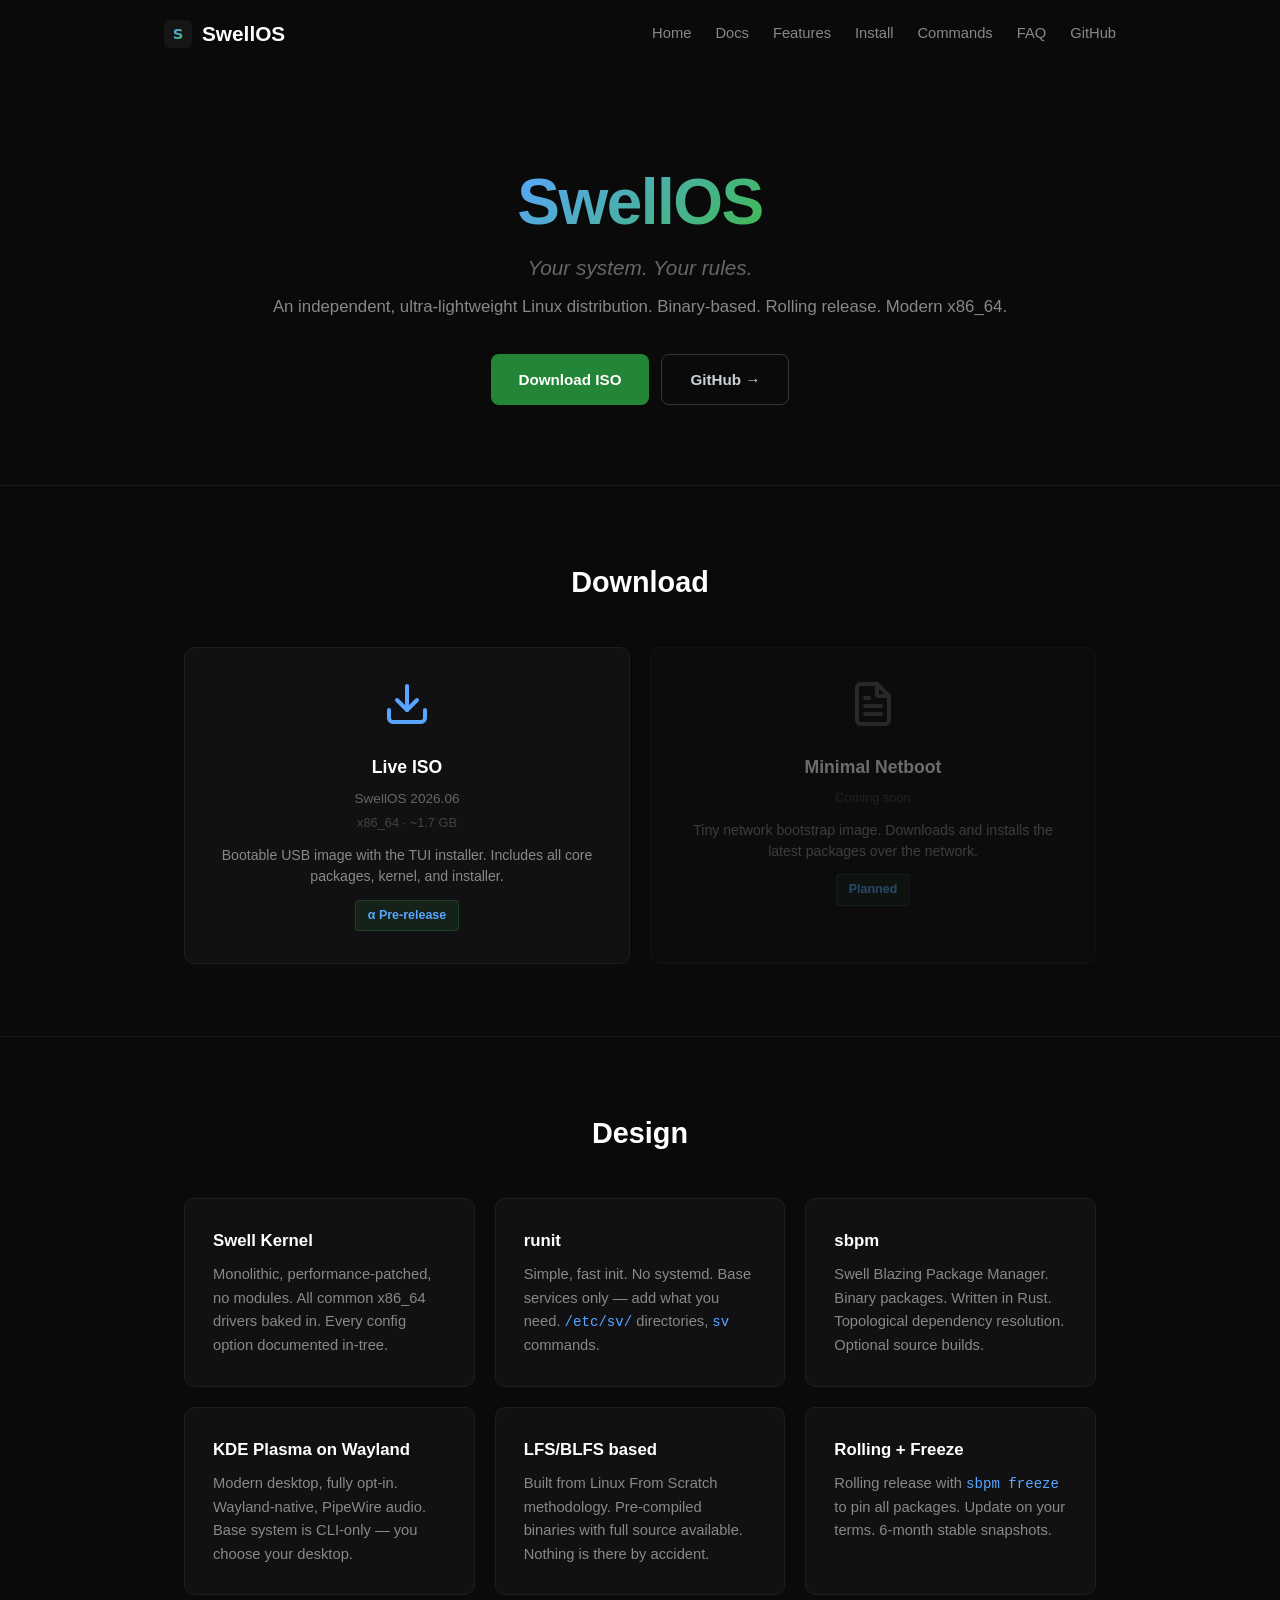
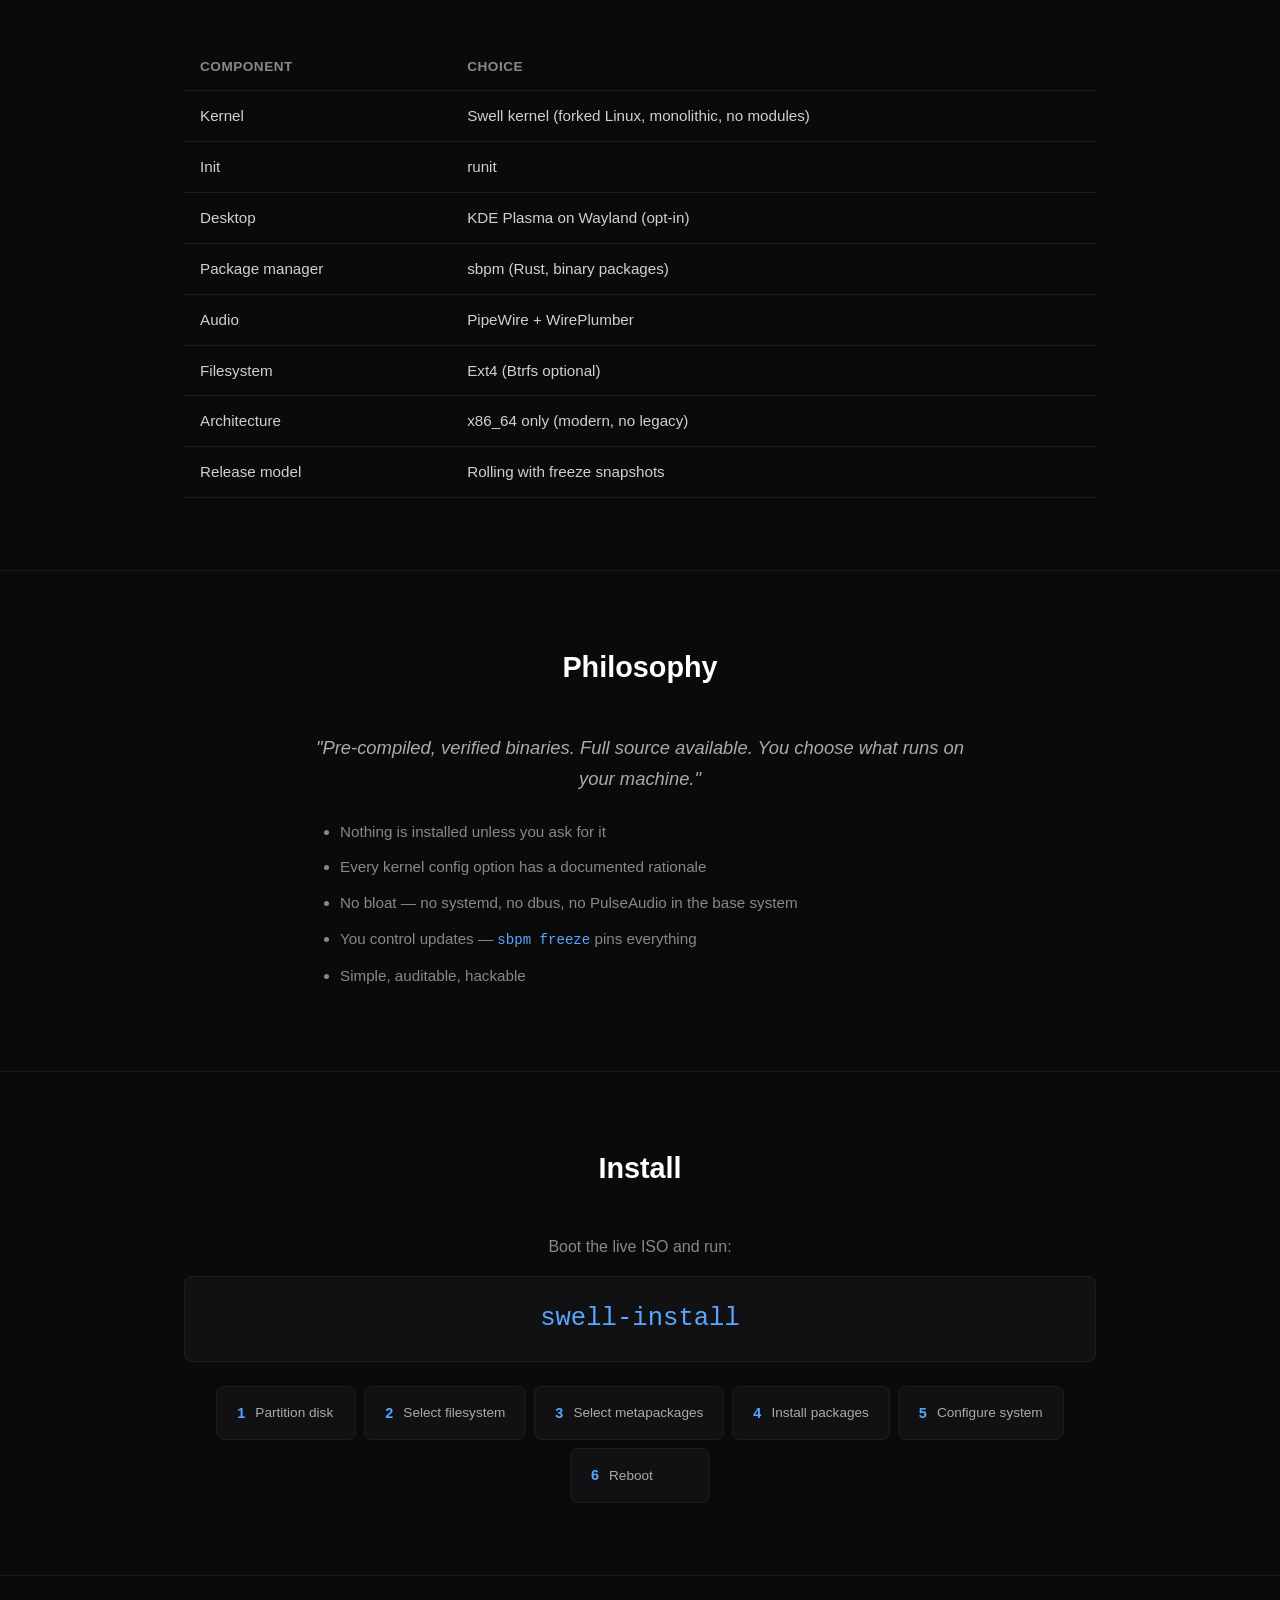
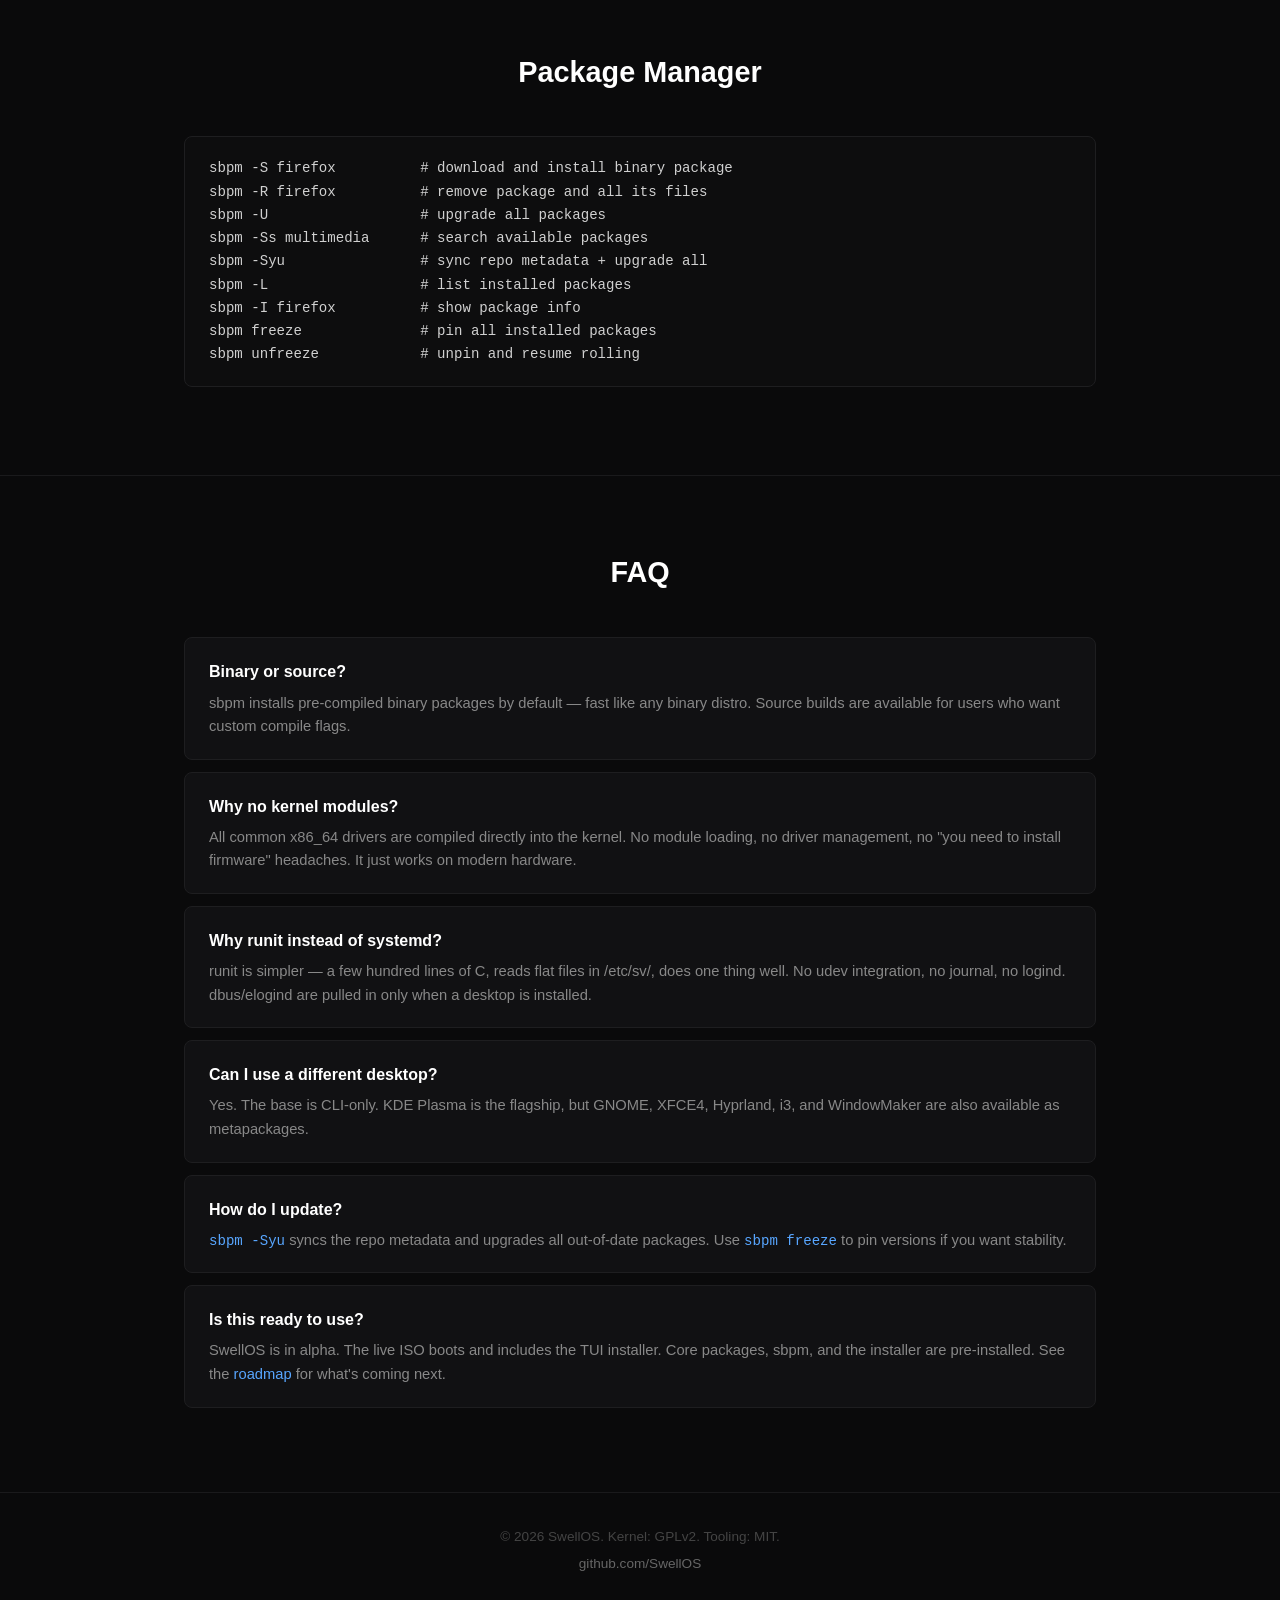
<file: index.html>
<!DOCTYPE html>
<html lang="en">
<head>
<meta charset="UTF-8">
<meta name="viewport" content="width=device-width, initial-scale=1.0">
<title>SwellOS — Your system. Your rules.</title>
<link rel="icon" type="image/svg+xml" href="icon.svg">
<link rel="stylesheet" href="style.css">
</head>
<body>

<nav>
  <a href="index.html" class="logo">
    <img src="icon.svg" alt=""> SwellOS
  </a>
  <div class="links">
     <a href="index.html">Home</a>
     <a href="docs.html">Docs</a>
     <a href="#features">Features</a>
     <a href="#install">Install</a>
     <a href="#commands">Commands</a>
     <a href="#faq">FAQ</a>
     <a href="https://github.com/SwellOS">GitHub</a>
  </div>
</nav>

<div class="hero">
  <div class="container">
    <h1><span>SwellOS</span></h1>
    <p class="tagline">Your system. Your rules.</p>
    <p class="sub">An independent, ultra-lightweight Linux distribution. Binary-based. Rolling release. Modern x86_64.</p>
     <div class="buttons">
       <a href="https://github.com/SwellOS/swellos/releases" class="btn btn-primary">Download ISO</a>
       <a href="https://github.com/SwellOS" class="btn btn-outline">GitHub &rarr;</a>
     </div>
  </div>
</div>

<section id="download" class="download">
  <div class="container">
    <h2>Download</h2>
    <div class="download-cards">
      <a href="https://github.com/SwellOS/swellos/releases" class="download-card">
        <div class="dl-icon">
          <svg width="48" height="48" viewBox="0 0 24 24" fill="none" stroke="#58a6ff" stroke-width="2" stroke-linecap="round" stroke-linejoin="round"><path d="M21 15v4a2 2 0 0 1-2 2H5a2 2 0 0 1-2-2v-4"/><polyline points="7 10 12 15 17 10"/><line x1="12" y1="15" x2="12" y2="3"/></svg>
        </div>
        <h3>Live ISO</h3>
        <p class="dl-version">SwellOS 2026.06</p>
        <p class="dl-meta">x86_64 &middot; ~1.7 GB</p>
        <p class="dl-desc">Bootable USB image with the TUI installer. Includes all core packages, kernel, and installer.</p>
        <span class="dl-tag">α Pre-release</span>
      </a>
      <div class="download-card" style="opacity:0.4;pointer-events:none">
        <div class="dl-icon">
          <svg width="48" height="48" viewBox="0 0 24 24" fill="none" stroke="#555" stroke-width="2" stroke-linecap="round" stroke-linejoin="round"><path d="M14 2H6a2 2 0 0 0-2 2v16a2 2 0 0 0 2 2h12a2 2 0 0 0 2-2V8z"/><polyline points="14 2 14 8 20 8"/><line x1="16" y1="13" x2="8" y2="13"/><line x1="16" y1="17" x2="8" y2="17"/><polyline points="10 9 9 9 8 9"/></svg>
        </div>
        <h3>Minimal Netboot</h3>
        <p class="dl-meta">Coming soon</p>
        <p class="dl-desc">Tiny network bootstrap image. Downloads and installs the latest packages over the network.</p>
        <span class="dl-tag">Planned</span>
      </div>
    </div>
  </div>
</section>

<section id="features" class="features">
  <div class="container">
    <h2>Design</h2>
    <div class="grid">
      <div class="card">
        <h3>Swell Kernel</h3>
        <p>Monolithic, performance-patched, no modules. All common x86_64 drivers baked in. Every config option documented in-tree.</p>
      </div>
      <div class="card">
        <h3>runit</h3>
        <p>Simple, fast init. No systemd. Base services only — add what you need. <code>/etc/sv/</code> directories, <code>sv</code> commands.</p>
      </div>
      <div class="card">
        <h3>sbpm</h3>
        <p>Swell Blazing Package Manager. Binary packages. Written in Rust. Topological dependency resolution. Optional source builds.</p>
      </div>
      <div class="card">
        <h3>KDE Plasma on Wayland</h3>
        <p>Modern desktop, fully opt-in. Wayland-native, PipeWire audio. Base system is CLI-only — you choose your desktop.</p>
      </div>
      <div class="card">
        <h3>LFS/BLFS based</h3>
        <p>Built from Linux From Scratch methodology. Pre-compiled binaries with full source available. Nothing is there by accident.</p>
      </div>
      <div class="card">
        <h3>Rolling + Freeze</h3>
        <p>Rolling release with <code>sbpm freeze</code> to pin all packages. Update on your terms. 6-month stable snapshots.</p>
      </div>
    </div>

    <table class="design-table" style="margin-top:48px">
      <tr><th>Component</th><th>Choice</th></tr>
      <tr><td>Kernel</td><td>Swell kernel (forked Linux, monolithic, no modules)</td></tr>
      <tr><td>Init</td><td>runit</td></tr>
      <tr><td>Desktop</td><td>KDE Plasma on Wayland (opt-in)</td></tr>
      <tr><td>Package manager</td>      <td>sbpm (Rust, binary packages)</td></tr>
      <tr><td>Audio</td><td>PipeWire + WirePlumber</td></tr>
      <tr><td>Filesystem</td><td>Ext4 (Btrfs optional)</td></tr>
      <tr><td>Architecture</td><td>x86_64 only (modern, no legacy)</td></tr>
      <tr><td>Release model</td><td>Rolling with freeze snapshots</td></tr>
    </table>
  </div>
</section>

<section id="philosophy" class="phil">
  <div class="container">
    <h2>Philosophy</h2>
    <p class="quote">"Pre-compiled, verified binaries. Full source available. You choose what runs on your machine."</p>
    <ul class="points">
      <li>Nothing is installed unless you ask for it</li>
      <li>Every kernel config option has a documented rationale</li>
      <li>No bloat — no systemd, no dbus, no PulseAudio in the base system</li>
      <li>You control updates — <code>sbpm freeze</code> pins everything</li>
      <li>Simple, auditable, hackable</li>
    </ul>
  </div>
</section>

<section id="install" class="how-to">
  <div class="container">
    <h2>Install</h2>
    <p style="color:#888;text-align:center;margin-bottom:8px">Boot the live ISO and run:</p>
    <code class="big">swell-install</code>
    <div class="flow-steps">
      <div class="flow-step"><span class="num">1</span><span class="text">Partition disk</span></div>
      <div class="flow-step"><span class="num">2</span><span class="text">Select filesystem</span></div>
      <div class="flow-step"><span class="num">3</span><span class="text">Select metapackages</span></div>
      <div class="flow-step"><span class="num">4</span><span class="text">Install packages</span></div>
      <div class="flow-step"><span class="num">5</span><span class="text">Configure system</span></div>
      <div class="flow-step"><span class="num">6</span><span class="text">Reboot</span></div>
    </div>
  </div>
</section>

<section id="commands" class="commands">
  <div class="container">
    <h2>Package Manager</h2>
    <pre><code>sbpm -S firefox          # download and install binary package
sbpm -R firefox          # remove package and all its files
sbpm -U                  # upgrade all packages
sbpm -Ss multimedia      # search available packages
sbpm -Syu                # sync repo metadata + upgrade all
sbpm -L                  # list installed packages
sbpm -I firefox          # show package info
sbpm freeze              # pin all installed packages
sbpm unfreeze            # unpin and resume rolling</code></pre>
  </div>
</section>

<section id="faq" class="faq">
  <div class="container">
    <h2>FAQ</h2>
    <div class="q">
      <h3>Binary or source?</h3>
      <p>sbpm installs pre-compiled binary packages by default — fast like any binary distro. Source builds are available for users who want custom compile flags.</p>
    </div>
    <div class="q">
      <h3>Why no kernel modules?</h3>
      <p>All common x86_64 drivers are compiled directly into the kernel. No module loading, no driver management, no "you need to install firmware" headaches. It just works on modern hardware.</p>
    </div>
    <div class="q">
      <h3>Why runit instead of systemd?</h3>
      <p>runit is simpler — a few hundred lines of C, reads flat files in /etc/sv/, does one thing well. No udev integration, no journal, no logind. dbus/elogind are pulled in only when a desktop is installed.</p>
    </div>
    <div class="q">
      <h3>Can I use a different desktop?</h3>
      <p>Yes. The base is CLI-only. KDE Plasma is the flagship, but GNOME, XFCE4, Hyprland, i3, and WindowMaker are also available as metapackages.</p>
    </div>
    <div class="q">
      <h3>How do I update?</h3>
      <p><code>sbpm -Syu</code> syncs the repo metadata and upgrades all out-of-date packages. Use <code>sbpm freeze</code> to pin versions if you want stability.</p>
    </div>
    <div class="q">
      <h3>Is this ready to use?</h3>
      <p>SwellOS is in alpha. The live ISO boots and includes the TUI installer. Core packages, sbpm, and the installer are pre-installed. See the <a href="https://github.com/SwellOS/swellos/blob/main/ROADMAP.md">roadmap</a> for what's coming next.</p>
    </div>
  </div>
</section>

<footer>
  <p>&copy; 2026 SwellOS. Kernel: GPLv2. Tooling: MIT.</p>
  <p><a href="https://github.com/SwellOS">github.com/SwellOS</a></p>
</footer>

</body>
</html>
</file>
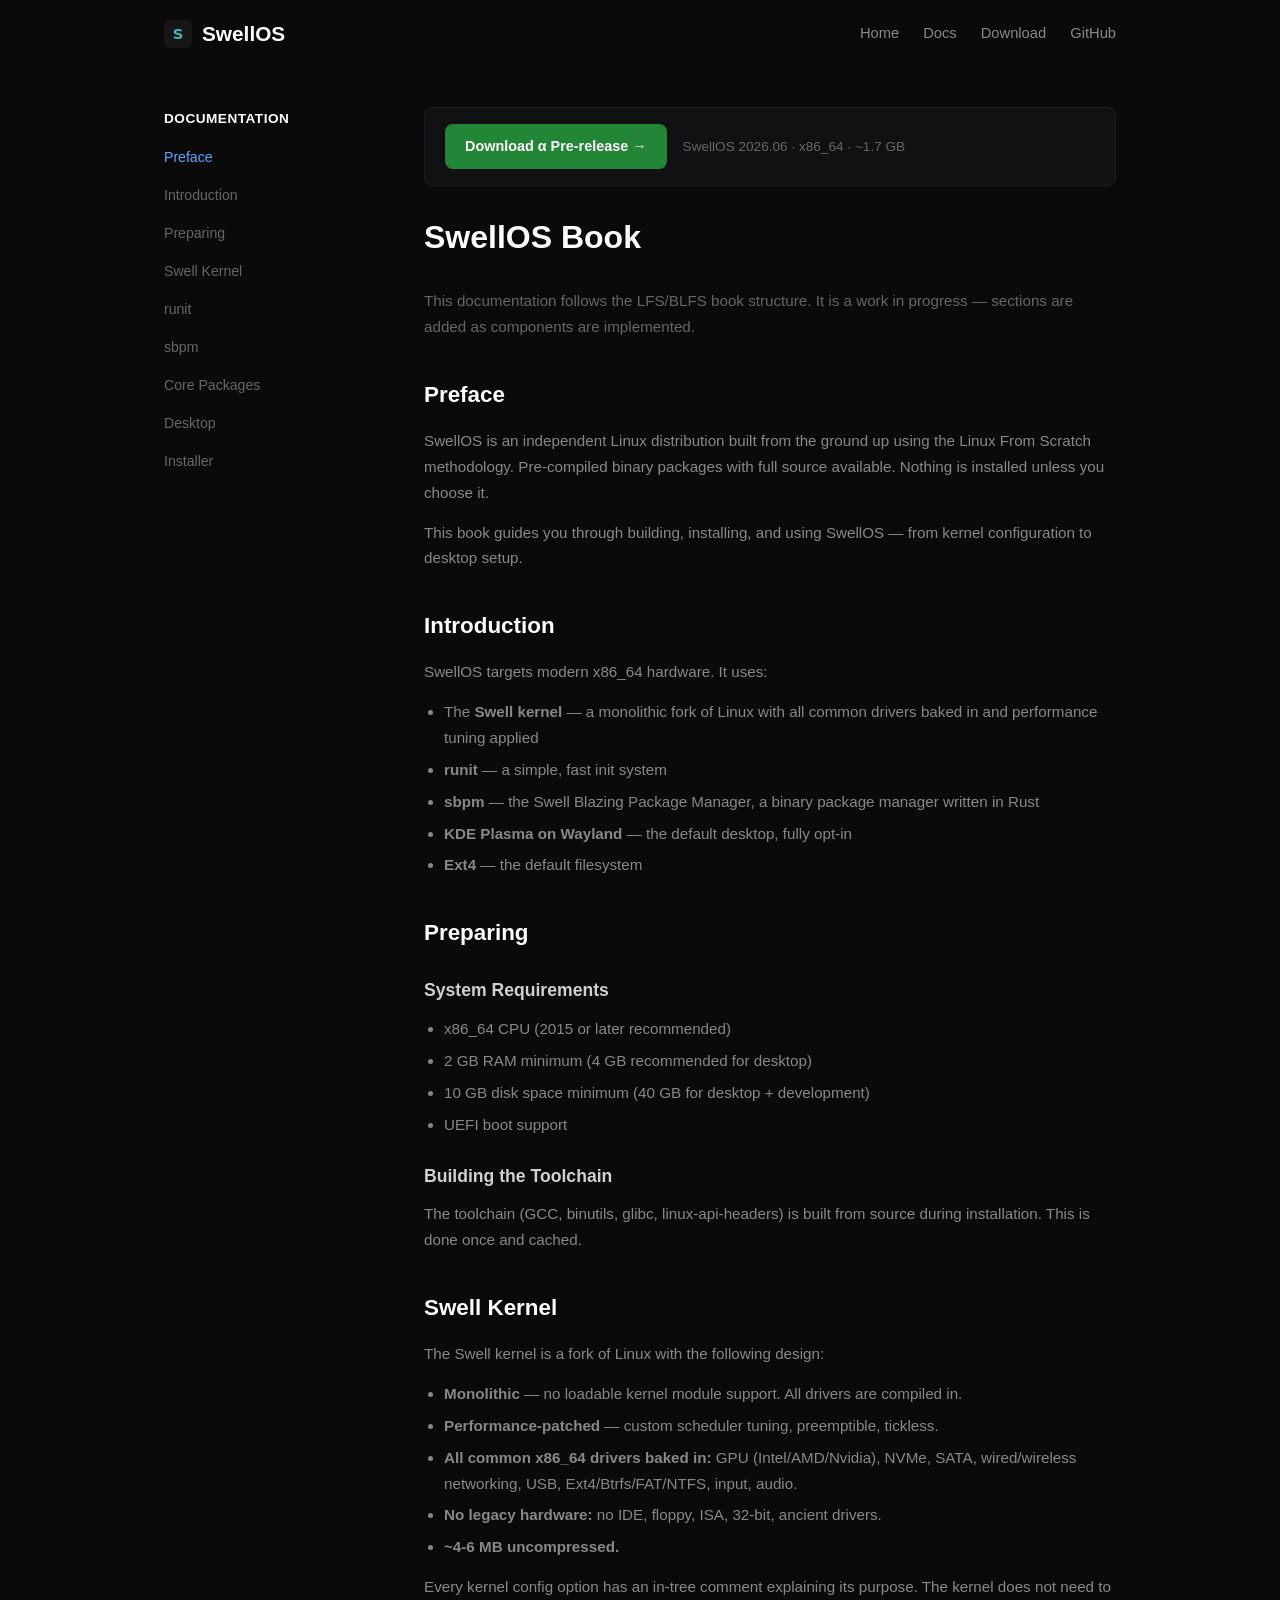
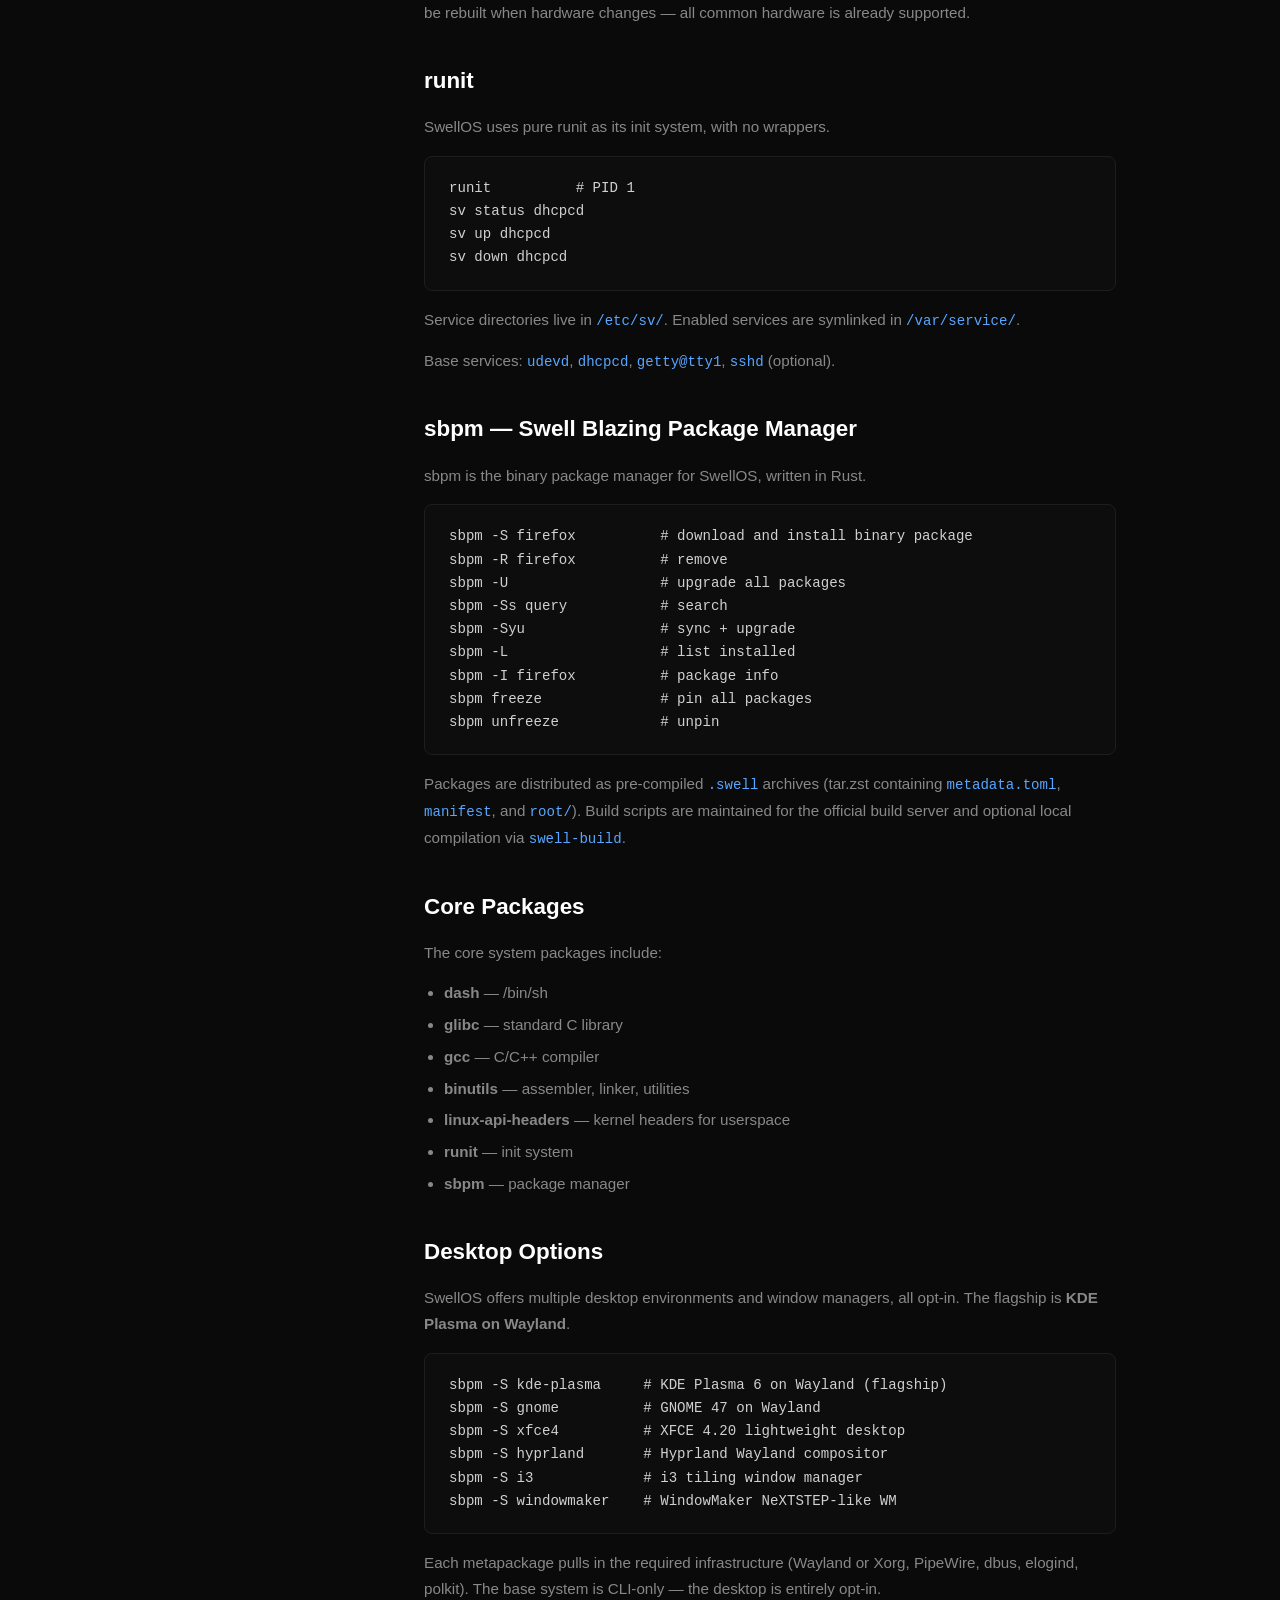
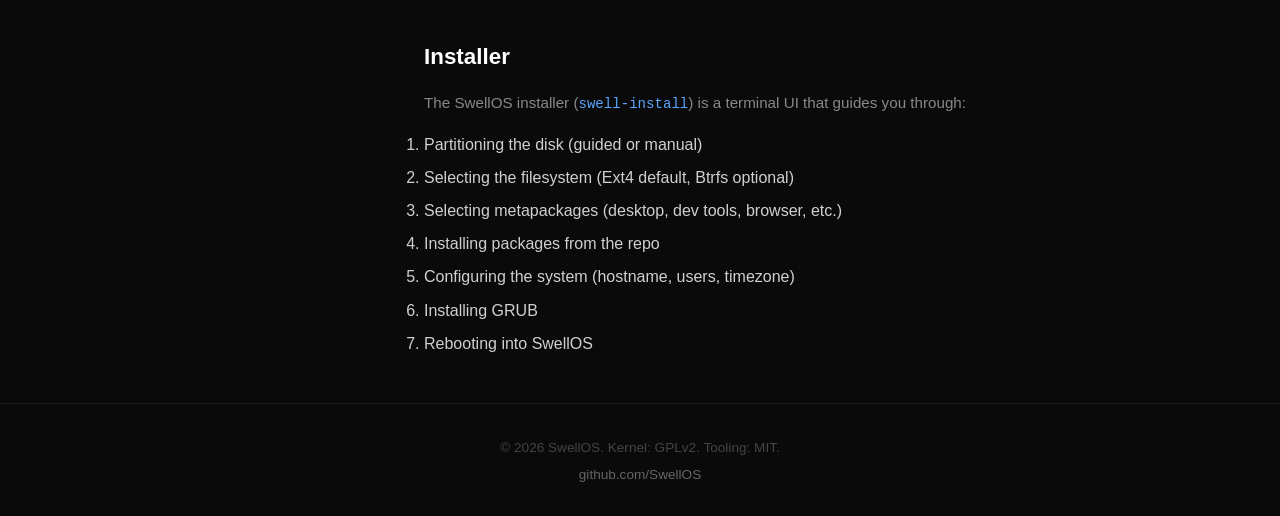
<file: docs.html>
<!DOCTYPE html>
<html lang="en">
<head>
<meta charset="UTF-8">
<meta name="viewport" content="width=device-width, initial-scale=1.0">
<title>Documentation — SwellOS</title>
<link rel="icon" type="image/svg+xml" href="icon.svg">
<link rel="stylesheet" href="style.css">
</head>
<body>

<nav>
  <a href="index.html" class="logo">
    <img src="icon.svg" alt=""> SwellOS
  </a>
  <div class="links">
    <a href="index.html">Home</a>
    <a href="docs.html" class="active">Docs</a>
    <a href="index.html#download">Download</a>
    <a href="https://github.com/SwellOS">GitHub</a>
  </div>
</nav>

<div class="docs">
  <aside class="docs-sidebar">
    <h3>Documentation</h3>
    <ul>
      <li><a href="#preface" class="active">Preface</a></li>
      <li><a href="#introduction">Introduction</a></li>
      <li><a href="#preparing">Preparing</a></li>
      <li><a href="#kernel">Swell Kernel</a></li>
      <li><a href="#runit">runit</a></li>
      <li><a href="#sbpm">sbpm</a></li>
      <li><a href="#core">Core Packages</a></li>
      <li><a href="#desktop">Desktop</a></li>
      <li><a href="#installer">Installer</a></li>
    </ul>
  </aside>

  <main class="docs-content">
    <div class="dl-bar">
      <a href="https://github.com/SwellOS/swellos/releases" class="btn btn-primary">Download α Pre-release &rarr;</a>
      <span class="dl-bar-meta">SwellOS 2026.06 &middot; x86_64 &middot; ~1.7 GB</span>
    </div>

    <h1>SwellOS Book</h1>
    <p style="color:#666">This documentation follows the LFS/BLFS book structure. It is a work in progress — sections are added as components are implemented.</p>

    <h2 id="preface">Preface</h2>
    <p>SwellOS is an independent Linux distribution built from the ground up using the Linux From Scratch methodology. Pre-compiled binary packages with full source available. Nothing is installed unless you choose it.</p>
    <p>This book guides you through building, installing, and using SwellOS — from kernel configuration to desktop setup.</p>

    <h2 id="introduction">Introduction</h2>
    <p>SwellOS targets modern x86_64 hardware. It uses:</p>
    <ul>
      <li>The <strong>Swell kernel</strong> — a monolithic fork of Linux with all common drivers baked in and performance tuning applied</li>
      <li><strong>runit</strong> — a simple, fast init system</li>
      <li><strong>sbpm</strong> — the Swell Blazing Package Manager, a binary package manager written in Rust</li>
      <li><strong>KDE Plasma on Wayland</strong> — the default desktop, fully opt-in</li>
      <li><strong>Ext4</strong> — the default filesystem</li>
    </ul>

    <h2 id="preparing">Preparing</h2>
    <h3>System Requirements</h3>
    <ul>
      <li>x86_64 CPU (2015 or later recommended)</li>
      <li>2 GB RAM minimum (4 GB recommended for desktop)</li>
      <li>10 GB disk space minimum (40 GB for desktop + development)</li>
      <li>UEFI boot support</li>
    </ul>
    <h3>Building the Toolchain</h3>
    <p>The toolchain (GCC, binutils, glibc, linux-api-headers) is built from source during installation. This is done once and cached.</p>

    <h2 id="kernel">Swell Kernel</h2>
    <p>The Swell kernel is a fork of Linux with the following design:</p>
    <ul>
      <li><strong>Monolithic</strong> — no loadable kernel module support. All drivers are compiled in.</li>
      <li><strong>Performance-patched</strong> — custom scheduler tuning, preemptible, tickless.</li>
      <li><strong>All common x86_64 drivers baked in:</strong> GPU (Intel/AMD/Nvidia), NVMe, SATA, wired/wireless networking, USB, Ext4/Btrfs/FAT/NTFS, input, audio.</li>
      <li><strong>No legacy hardware:</strong> no IDE, floppy, ISA, 32-bit, ancient drivers.</li>
      <li><strong>~4-6 MB uncompressed.</strong></li>
    </ul>
    <p>Every kernel config option has an in-tree comment explaining its purpose. The kernel does not need to be rebuilt when hardware changes — all common hardware is already supported.</p>

    <h2 id="runit">runit</h2>
    <p>SwellOS uses pure runit as its init system, with no wrappers.</p>
    <pre><code>runit          # PID 1
sv status dhcpcd
sv up dhcpcd
sv down dhcpcd</code></pre>
    <p>Service directories live in <code>/etc/sv/</code>. Enabled services are symlinked in <code>/var/service/</code>.</p>
    <p>Base services: <code>udevd</code>, <code>dhcpcd</code>, <code>getty@tty1</code>, <code>sshd</code> (optional).</p>

    <h2 id="sbpm">sbpm — Swell Blazing Package Manager</h2>
    <p>sbpm is the binary package manager for SwellOS, written in Rust.</p>
    <pre><code>sbpm -S firefox          # download and install binary package
sbpm -R firefox          # remove
sbpm -U                  # upgrade all packages
sbpm -Ss query           # search
sbpm -Syu                # sync + upgrade
sbpm -L                  # list installed
sbpm -I firefox          # package info
sbpm freeze              # pin all packages
sbpm unfreeze            # unpin</code></pre>
    <p>Packages are distributed as pre-compiled <code>.swell</code> archives (tar.zst containing <code>metadata.toml</code>, <code>manifest</code>, and <code>root/</code>). Build scripts are maintained for the official build server and optional local compilation via <code>swell-build</code>.</p>

    <h2 id="core">Core Packages</h2>
    <p>The core system packages include:</p>
    <ul>
      <li><strong>dash</strong> — /bin/sh</li>
      <li><strong>glibc</strong> — standard C library</li>
      <li><strong>gcc</strong> — C/C++ compiler</li>
      <li><strong>binutils</strong> — assembler, linker, utilities</li>
      <li><strong>linux-api-headers</strong> — kernel headers for userspace</li>
      <li><strong>runit</strong> — init system</li>
      <li><strong>sbpm</strong> — package manager</li>
    </ul>

    <h2 id="desktop">Desktop Options</h2>
    <p>SwellOS offers multiple desktop environments and window managers, all opt-in. The flagship is <strong>KDE Plasma on Wayland</strong>.</p>
    <pre><code>sbpm -S kde-plasma     # KDE Plasma 6 on Wayland (flagship)
sbpm -S gnome          # GNOME 47 on Wayland
sbpm -S xfce4          # XFCE 4.20 lightweight desktop
sbpm -S hyprland       # Hyprland Wayland compositor
sbpm -S i3             # i3 tiling window manager
sbpm -S windowmaker    # WindowMaker NeXTSTEP-like WM</code></pre>
    <p>Each metapackage pulls in the required infrastructure (Wayland or Xorg, PipeWire, dbus, elogind, polkit). The base system is CLI-only — the desktop is entirely opt-in.</p>

    <h2 id="installer">Installer</h2>
    <p>The SwellOS installer (<code>swell-install</code>) is a terminal UI that guides you through:</p>
    <ol>
      <li>Partitioning the disk (guided or manual)</li>
      <li>Selecting the filesystem (Ext4 default, Btrfs optional)</li>
      <li>Selecting metapackages (desktop, dev tools, browser, etc.)</li>
      <li>Installing packages from the repo</li>
      <li>Configuring the system (hostname, users, timezone)</li>
      <li>Installing GRUB</li>
      <li>Rebooting into SwellOS</li>
    </ol>
  </main>
</div>

<footer>
  <p>&copy; 2026 SwellOS. Kernel: GPLv2. Tooling: MIT.</p>
  <p><a href="https://github.com/SwellOS">github.com/SwellOS</a></p>
</footer>

</body>
</html>
</file>
<file: style.css>
* { margin: 0; padding: 0; box-sizing: border-box; }
body { font-family: -apple-system, BlinkMacSystemFont, 'Segoe UI', Roboto, Oxygen, sans-serif; background: #0a0a0b; color: #d0d0d0; line-height: 1.7; }
.container { max-width: 960px; margin: 0 auto; padding: 0 24px; }
a { color: #58a6ff; text-decoration: none; transition: color .15s; }
a:hover { color: #79b8ff; }

/* nav */
nav { display: flex; align-items: center; justify-content: space-between; padding: 16px 24px; max-width: 1000px; margin: 0 auto; }
nav .logo { display: flex; align-items: center; gap: 10px; font-weight: 800; font-size: 1.3rem; color: #fff; }
nav .logo img { height: 28px; }
nav .links { display: flex; gap: 24px; }
nav .links a { color: #888; font-size: .92rem; font-weight: 500; }
nav .links a:hover { color: #fff; }

/* hero */
.hero { padding: 100px 0 80px; text-align: center; }
.hero h1 { font-size: 4rem; font-weight: 800; color: #fff; letter-spacing: -1.5px; line-height: 1.1; }
.hero h1 span { background: linear-gradient(135deg, #58a6ff, #3fb950); -webkit-background-clip: text; -webkit-text-fill-color: transparent; background-clip: text; }
.hero .tagline { font-size: 1.3rem; color: #666; margin-top: 12px; font-style: italic; }
.hero .sub { color: #888; margin-top: 8px; font-size: 1.05rem; }
.hero .buttons { margin-top: 32px; display: flex; gap: 12px; justify-content: center; flex-wrap: wrap; }
.btn { display: inline-flex; align-items: center; gap: 6px; padding: 12px 28px; border-radius: 8px; font-weight: 600; font-size: .95rem; transition: all .2s; }
.btn-primary { background: #238636; color: #fff; }
.btn-primary:hover { background: #2ea043; color: #fff; }
.btn-outline { border: 1px solid #30363d; color: #c9d1d9; }
.btn-outline:hover { border-color: #58a6ff; background: rgba(88,166,255,.06); color: #c9d1d9; }

/* sections */
section { padding: 72px 0; border-top: 1px solid #1a1a1c; }
section h2 { font-size: 1.8rem; font-weight: 700; color: #fff; margin-bottom: 40px; text-align: center; }

/* features */
.features .grid { display: grid; grid-template-columns: repeat(auto-fit, minmax(270px, 1fr)); gap: 20px; }
.features .card { background: #111113; border: 1px solid #1e1e20; border-radius: 10px; padding: 28px; }
.features .card h3 { font-size: 1.05rem; color: #fff; margin-bottom: 8px; }
.features .card p { color: #888; font-size: .92rem; line-height: 1.6; }
.features .card code { color: #58a6ff; }

/* design table */
.design-table { width: 100%; border-collapse: collapse; margin-top: 24px; font-size: .95rem; }
.design-table th, .design-table td { padding: 12px 16px; text-align: left; border-bottom: 1px solid #1e1e20; }
.design-table th { color: #888; font-weight: 600; font-size: .85rem; text-transform: uppercase; letter-spacing: .5px; }
.design-table td { color: #d0d0d0; }
.design-table tr:hover td { background: #111113; }

/* code blocks */
pre { background: #0d0d0e; border: 1px solid #1e1e20; border-radius: 8px; padding: 20px 24px; overflow-x: auto; margin: 16px 0; }
pre code { font-family: 'JetBrains Mono', 'Fira Code', 'Cascadia Code', monospace; font-size: .88rem; color: #d0d0d0; line-height: 1.65; }
code { font-family: 'JetBrains Mono', 'Fira Code', monospace; font-size: .88rem; color: #58a6ff; }

/* commands section */
.commands .cmd-grid { display: grid; grid-template-columns: repeat(auto-fit, minmax(200px, 1fr)); gap: 8px; margin-top: 24px; }
.commands .cmd-item { background: #111113; border: 1px solid #1e1e20; border-radius: 8px; padding: 16px 20px; display: flex; justify-content: space-between; align-items: center; }
.commands .cmd-item code { font-size: .85rem; }
.commands .cmd-item .desc { color: #666; font-size: .82rem; }

/* philosophy */
.phil .quote { font-size: 1.15rem; color: #aaa; text-align: center; max-width: 650px; margin: 0 auto 24px; font-style: italic; line-height: 1.7; }
.phil .points { max-width: 600px; margin: 0 auto; }
.phil .points li { color: #888; margin-bottom: 10px; font-size: .95rem; }

/* install flow */
.flow-steps { display: flex; justify-content: center; gap: 8px; flex-wrap: wrap; margin-top: 24px; }
.flow-step { background: #111113; border: 1px solid #1e1e20; border-radius: 8px; padding: 14px 20px; display: flex; align-items: center; gap: 10px; min-width: 140px; }
.flow-step .num { color: #58a6ff; font-weight: 700; font-size: .9rem; }
.flow-step .text { color: #aaa; font-size: .85rem; }

/* how to */
.how-to code.big { display: block; text-align: center; font-size: 1.6rem; padding: 20px; background: #111113; border: 1px solid #1e1e20; border-radius: 8px; margin: 16px 0; color: #58a6ff; }

/* faq */
.faq .q { background: #111113; border: 1px solid #1e1e20; border-radius: 8px; padding: 20px 24px; margin-bottom: 12px; }
.faq .q h3 { color: #fff; font-size: 1rem; margin-bottom: 6px; }
.faq .q p { color: #888; font-size: .92rem; line-height: 1.6; }

/* download section */
.download-cards { display: grid; grid-template-columns: repeat(auto-fit, minmax(280px, 1fr)); gap: 20px; margin-top: 24px; }
.download-card { display: flex; flex-direction: column; align-items: center; text-align: center; background: #111113; border: 1px solid #1e1e20; border-radius: 10px; padding: 32px 24px; transition: border-color .2s; }
.download-card:hover { border-color: #30363d; }
.download-card .dl-icon { margin-bottom: 16px; }
.download-card h3 { color: #fff; font-size: 1.1rem; font-weight: 600; margin-bottom: 4px; }
.download-card .dl-version { color: #666; font-size: .85rem; margin-bottom: 2px; }
.download-card .dl-meta { color: #444; font-size: .8rem; margin-bottom: 12px; }
.download-card .dl-desc { color: #888; font-size: .88rem; line-height: 1.5; }
.download-card .dl-tag { display: inline-block; margin-top: 12px; padding: 4px 12px; border-radius: 4px; font-size: .78rem; font-weight: 600; color: #58a6ff; background: rgba(88,166,255,.1); border: 1px solid rgba(88,166,255,.2); }
.download-card .dl-tag:last-child { background: rgba(63,185,80,.1); border-color: rgba(63,185,80,.2); }

/* footer */
footer { border-top: 1px solid #1a1a1c; padding: 32px 0; text-align: center; }
footer p { color: #444; font-size: .85rem; margin-bottom: 4px; }
footer a { color: #666; }
footer a:hover { color: #888; }

/* docs page */
.docs { display: grid; grid-template-columns: 220px 1fr; gap: 40px; max-width: 1000px; margin: 0 auto; padding: 40px 24px; }
.docs-sidebar { position: sticky; top: 24px; align-self: start; }
.docs-sidebar h3 { color: #fff; font-size: .85rem; text-transform: uppercase; letter-spacing: .5px; margin-bottom: 12px; }
.docs-sidebar ul { list-style: none; }
.docs-sidebar li { margin-bottom: 6px; }
.docs-sidebar a { color: #666; font-size: .88rem; display: block; padding: 4px 0; }
.docs-sidebar a:hover, .docs-sidebar a.active { color: #58a6ff; }
.dl-bar { display: flex; align-items: center; gap: 16px; margin-bottom: 24px; padding: 16px 20px; background: #111113; border: 1px solid #1e1e20; border-radius: 8px; }
.dl-bar .btn { padding: 10px 20px; font-size: .9rem; }
.dl-bar-meta { color: #666; font-size: .85rem; }
.docs-content h1 { color: #fff; font-size: 2rem; font-weight: 700; margin-bottom: 24px; }
.docs-content h2 { color: #fff; font-size: 1.4rem; font-weight: 600; margin-top: 36px; margin-bottom: 14px; text-align: left; }
.docs-content h3 { color: #d0d0d0; font-size: 1.1rem; font-weight: 600; margin-top: 24px; margin-bottom: 10px; }
.docs-content p { color: #888; margin-bottom: 14px; font-size: .95rem; }
.docs-content ul { color: #888; margin-bottom: 14px; padding-left: 20px; font-size: .95rem; }
.docs-content li { margin-bottom: 6px; }

/* responsive */
@media (max-width: 640px) {
  .hero h1 { font-size: 2.5rem; }
  nav .links { gap: 14px; }
  nav .links a { font-size: .82rem; }
  .docs { grid-template-columns: 1fr; }
  .docs-sidebar { position: static; }
}
</file>
